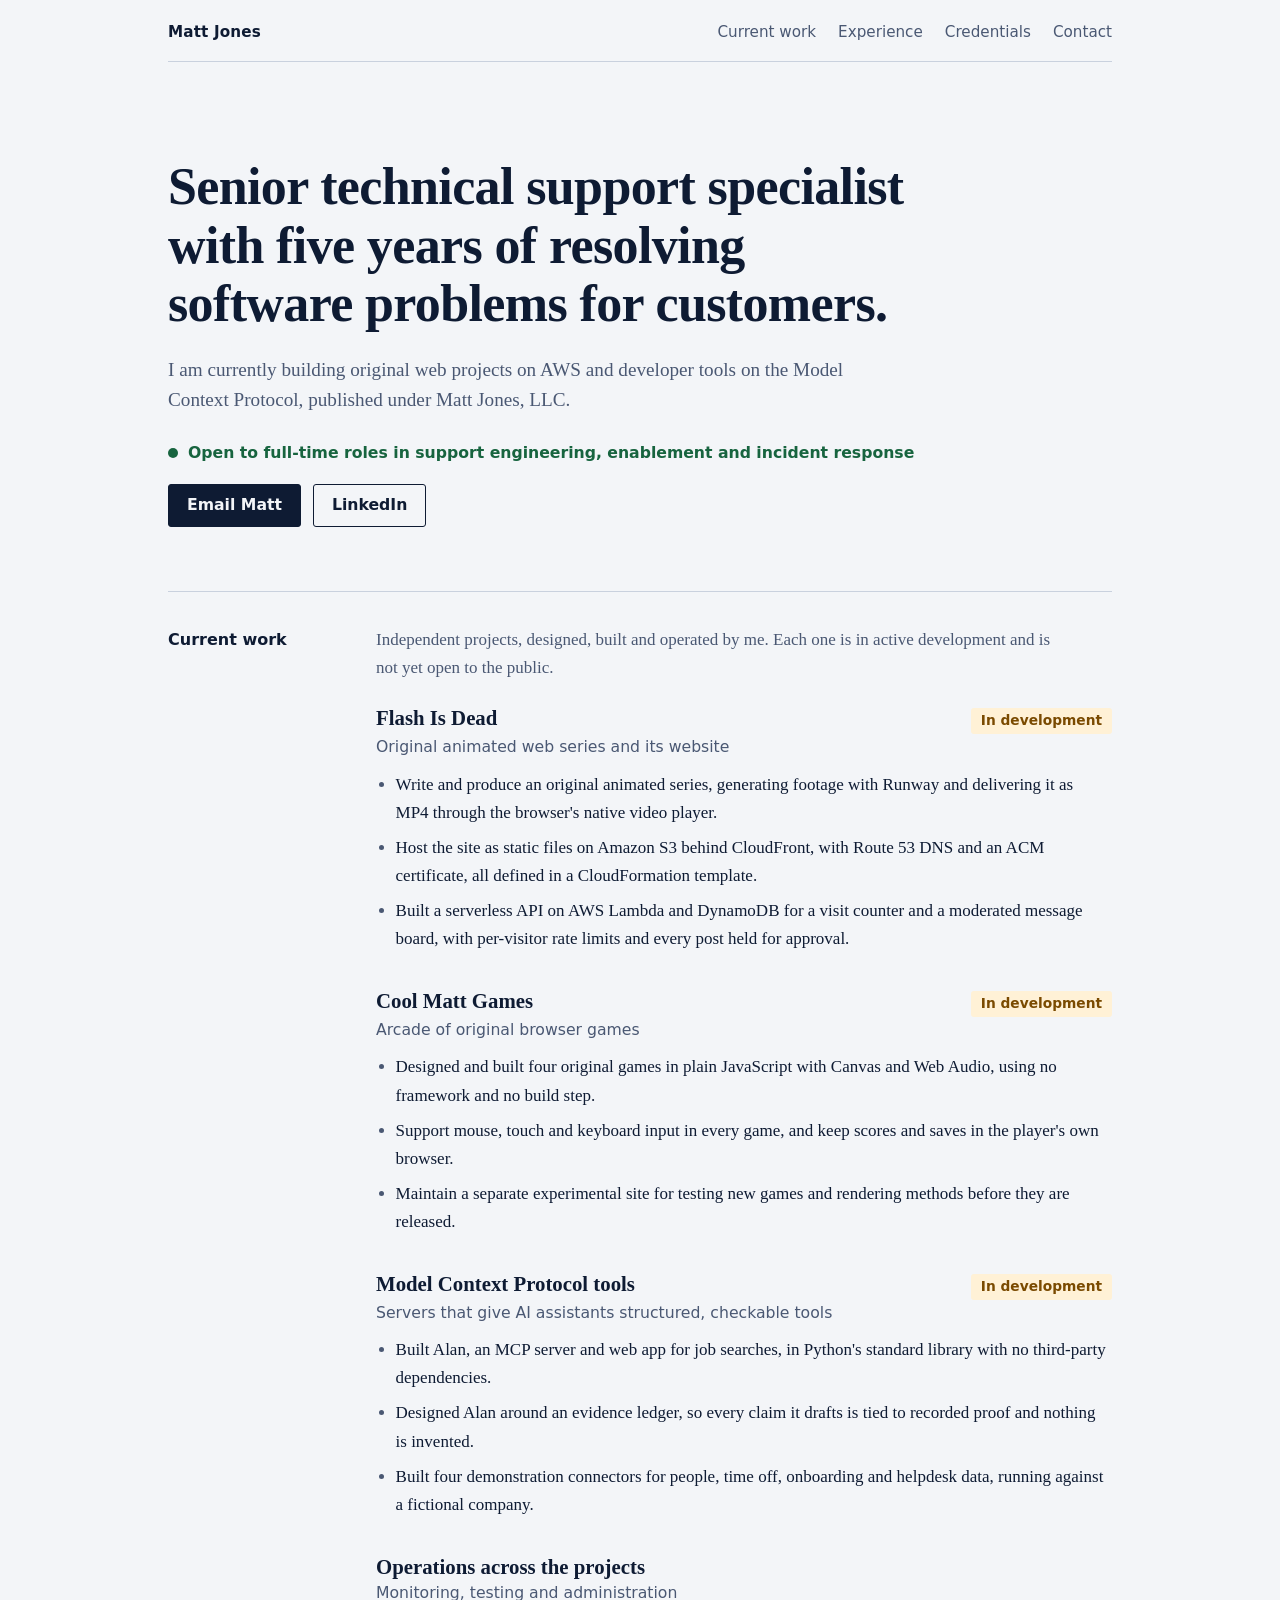
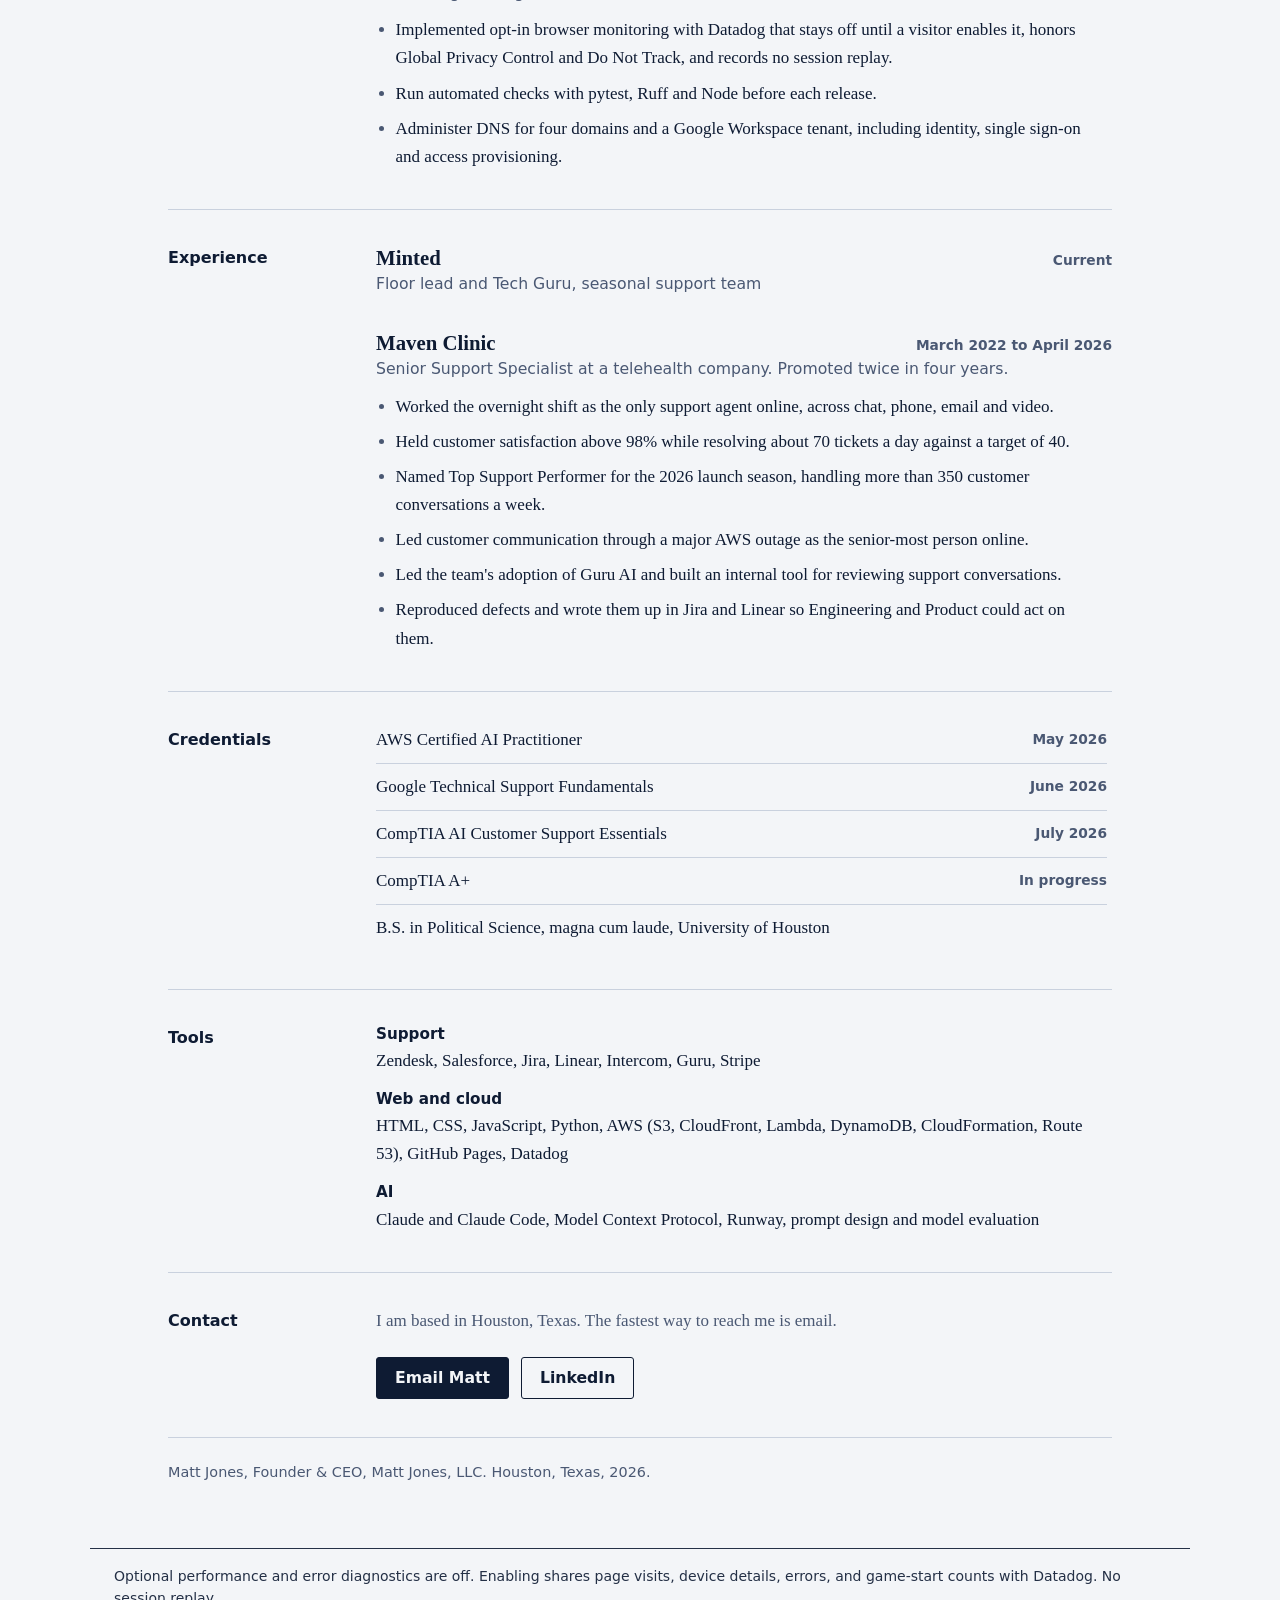
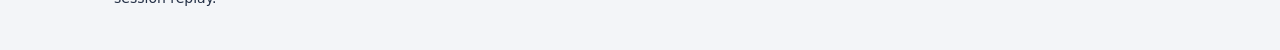
<file: index.html>
<!doctype html>
<html lang="en">
<head>
<meta charset="utf-8">
<meta name="viewport" content="width=device-width, initial-scale=1, viewport-fit=cover">
<title>Matt Jones | Technical support and current work</title>
<meta name="description" content="Matt Jones is a senior technical support specialist in Houston, Texas, with five years in customer-facing software support. This page describes his current independent work on AWS, the web and the Model Context Protocol.">
<meta name="theme-color" content="#f3f5f8" media="(prefers-color-scheme: light)">
<meta name="theme-color" content="#0c1424" media="(prefers-color-scheme: dark)">
<meta property="og:title" content="Matt Jones | Technical support and current work">
<meta property="og:description" content="Senior technical support specialist. Current independent work on AWS, the web and the Model Context Protocol.">
<meta property="og:type" content="profile">
<meta property="og:url" content="https://matt-jones.org/">
<link rel="canonical" href="https://matt-jones.org/">
<link rel="icon" href="/favicon.ico?v=20261124d" sizes="16x16 32x32 48x48">
<link rel="icon" type="image/png" sizes="16x16" href="/favicon-16x16.png?v=20261124d">
<link rel="icon" type="image/png" sizes="32x32" href="/favicon-32x32.png?v=20261124d">
<link rel="stylesheet" href="/assets/main.css">
<script defer src="/assets/monitoring-config.js"></script>
<script defer src="/assets/monitoring.js"></script>
</head>
<body>
<a class="skip" href="#main">Skip to content</a>

<div class="wrap">
  <header class="top">
    <a class="name" href="/">Matt Jones</a>
    <nav aria-label="Sections">
      <a href="#work">Current work</a>
      <a href="#experience">Experience</a>
      <a href="#credentials">Credentials</a>
      <a href="#contact">Contact</a>
    </nav>
  </header>

  <main id="main">
    <section class="lead" aria-labelledby="lead-title">
      <h1 id="lead-title">Senior technical support specialist with five years of resolving software problems for customers.</h1>
      <p class="now">I am currently building original web projects on AWS and developer tools on the Model Context Protocol, published under Matt Jones, LLC.</p>
      <p class="open">Open to full-time roles in support engineering, enablement and incident response</p>
      <div class="actions">
        <a class="btn primary" href="mailto:matt@matt-jones.org">Email Matt</a>
        <a class="btn" href="https://www.linkedin.com/in/mattjoneshtx" rel="noopener">LinkedIn</a>
      </div>
    </section>

    <section class="row" id="work" aria-labelledby="work-title">
      <h2 id="work-title">Current work</h2>
      <div>
        <p class="note">Independent projects, designed, built and operated by me. Each one is in active development and is not yet open to the public.</p>

        <article class="entry" id="flash-is-dead">
          <div class="entry-head">
            <h3>Flash Is Dead</h3>
            <span class="status">In development</span>
          </div>
          <p class="what">Original animated web series and its website</p>
          <ul>
            <li>Write and produce an original animated series, generating footage with Runway and delivering it as MP4 through the browser's native video player.</li>
            <li>Host the site as static files on Amazon S3 behind CloudFront, with Route 53 DNS and an ACM certificate, all defined in a CloudFormation template.</li>
            <li>Built a serverless API on AWS Lambda and DynamoDB for a visit counter and a moderated message board, with per-visitor rate limits and every post held for approval.</li>
          </ul>
        </article>

        <article class="entry" id="games">
          <div class="entry-head">
            <h3>Cool Matt Games</h3>
            <span class="status">In development</span>
          </div>
          <p class="what">Arcade of original browser games</p>
          <ul>
            <li>Designed and built four original games in plain JavaScript with Canvas and Web Audio, using no framework and no build step.</li>
            <li>Support mouse, touch and keyboard input in every game, and keep scores and saves in the player's own browser.</li>
            <li>Maintain a separate experimental site for testing new games and rendering methods before they are released.</li>
          </ul>
        </article>

        <article class="entry" id="mcp">
          <div class="entry-head">
            <h3>Model Context Protocol tools</h3>
            <span class="status">In development</span>
          </div>
          <p class="what">Servers that give AI assistants structured, checkable tools</p>
          <ul>
            <li>Built Alan, an MCP server and web app for job searches, in Python's standard library with no third-party dependencies.</li>
            <li>Designed Alan around an evidence ledger, so every claim it drafts is tied to recorded proof and nothing is invented.</li>
            <li>Built four demonstration connectors for people, time off, onboarding and helpdesk data, running against a fictional company.</li>
          </ul>
        </article>

        <article class="entry" id="stack">
          <div class="entry-head">
            <h3>Operations across the projects</h3>
          </div>
          <p class="what">Monitoring, testing and administration</p>
          <ul>
            <li>Implemented opt-in browser monitoring with Datadog that stays off until a visitor enables it, honors Global Privacy Control and Do Not Track, and records no session replay.</li>
            <li>Run automated checks with pytest, Ruff and Node before each release.</li>
            <li>Administer DNS for four domains and a Google Workspace tenant, including identity, single sign-on and access provisioning.</li>
          </ul>
        </article>
      </div>
    </section>

    <section class="row" id="experience" aria-labelledby="experience-title">
      <h2 id="experience-title">Experience</h2>
      <div>
        <article class="entry">
          <div class="entry-head">
            <h3>Minted</h3>
            <span class="dates">Current</span>
          </div>
          <p class="what">Floor lead and Tech Guru, seasonal support team</p>
        </article>

        <article class="entry">
          <div class="entry-head">
            <h3>Maven Clinic</h3>
            <span class="dates">March 2022 to April 2026</span>
          </div>
          <p class="what">Senior Support Specialist at a telehealth company. Promoted twice in four years.</p>
          <ul>
            <li>Worked the overnight shift as the only support agent online, across chat, phone, email and video.</li>
            <li>Held customer satisfaction above 98% while resolving about 70 tickets a day against a target of 40.</li>
            <li>Named Top Support Performer for the 2026 launch season, handling more than 350 customer conversations a week.</li>
            <li>Led customer communication through a major AWS outage as the senior-most person online.</li>
            <li>Led the team's adoption of Guru AI and built an internal tool for reviewing support conversations.</li>
            <li>Reproduced defects and wrote them up in Jira and Linear so Engineering and Product could act on them.</li>
          </ul>
        </article>
      </div>
    </section>

    <section class="row" id="credentials" aria-labelledby="credentials-title">
      <h2 id="credentials-title">Credentials</h2>
      <ul class="plain">
        <li><span>AWS Certified AI Practitioner</span><span class="dates">May 2026</span></li>
        <li><span>Google Technical Support Fundamentals</span><span class="dates">June 2026</span></li>
        <li><span>CompTIA AI Customer Support Essentials</span><span class="dates">July 2026</span></li>
        <li><span>CompTIA A+</span><span class="dates">In progress</span></li>
        <li><span>B.S. in Political Science, magna cum laude, University of Houston</span></li>
      </ul>
    </section>

    <section class="row" id="tools" aria-labelledby="tools-title">
      <h2 id="tools-title">Tools</h2>
      <dl class="tools">
        <dt>Support</dt>
        <dd>Zendesk, Salesforce, Jira, Linear, Intercom, Guru, Stripe</dd>
        <dt>Web and cloud</dt>
        <dd>HTML, CSS, JavaScript, Python, AWS (S3, CloudFront, Lambda, DynamoDB, CloudFormation, Route 53), GitHub Pages, Datadog</dd>
        <dt>AI</dt>
        <dd>Claude and Claude Code, Model Context Protocol, Runway, prompt design and model evaluation</dd>
      </dl>
    </section>

    <section class="row" id="contact" aria-labelledby="contact-title">
      <h2 id="contact-title">Contact</h2>
      <div>
        <p class="note">I am based in Houston, Texas. The fastest way to reach me is email.</p>
        <div class="actions">
          <a class="btn primary" href="mailto:matt@matt-jones.org">Email Matt</a>
          <a class="btn" href="https://www.linkedin.com/in/mattjoneshtx" rel="noopener">LinkedIn</a>
        </div>
      </div>
    </section>
  </main>

  <footer class="foot">
    <p>Matt Jones, Founder &amp; CEO, Matt Jones, LLC. Houston, Texas, 2026.</p>
  </footer>
</div>
</body>
</html>
</file>
<file: assets/main.css>
/* matt-jones.org: one stylesheet, no web fonts, no images.
   Charter carries the reading text; Avenir Next carries labels, dates and navigation. */

:root {
  --paper: #f3f5f8;
  --ink: #0e1b33;
  --muted: #4a5873;
  --rule: #c9d1de;
  --link: #1f4fa3;
  --dev-ink: #7a4a00;
  --dev-fill: #fff1d6;
  --open: #17643f;
  --serif: Charter, "Bitstream Charter", "Sitka Text", Cambria, Georgia, serif;
  --sans: "Avenir Next", Avenir, "Segoe UI", system-ui, sans-serif;
  color-scheme: light dark;
}

@media (prefers-color-scheme: dark) {
  :root {
    --paper: #0c1424;
    --ink: #e6ecf5;
    --muted: #9fb0cc;
    --rule: #26344f;
    --link: #8fb4f5;
    --dev-ink: #f0c674;
    --dev-fill: #3a2c0c;
    --open: #7fd4a6;
  }
}

* { box-sizing: border-box; }

html { -webkit-text-size-adjust: 100%; }

body {
  margin: 0;
  background: var(--paper);
  color: var(--ink);
  font: 1.0625rem/1.65 var(--serif);
}

a { color: var(--link); text-underline-offset: .18em; }
a:hover { text-decoration-thickness: 2px; }
:focus-visible { outline: 3px solid var(--link); outline-offset: 3px; border-radius: 2px; }

.skip { position: absolute; left: -999px; }
.skip:focus { left: 16px; top: 12px; background: var(--paper); padding: 6px 10px; }

.wrap { max-width: 62rem; margin: 0 auto; padding: 0 24px; }

/* Top bar */
.top {
  display: flex; flex-wrap: wrap; align-items: baseline; justify-content: space-between; gap: 8px 24px;
  padding: 22px 0 18px; border-bottom: 1px solid var(--rule);
  font: 500 .95rem/1.4 var(--sans);
}
.top .name { font-weight: 700; color: var(--ink); text-decoration: none; letter-spacing: .01em; }
.top nav { display: flex; flex-wrap: wrap; gap: 4px 22px; }
.top nav a { color: var(--muted); text-decoration: none; }
.top nav a:hover { color: var(--ink); text-decoration: underline; }

/* Opening statement */
.lead { padding: clamp(40px, 9vw, 96px) 0 clamp(32px, 6vw, 64px); }
.lead h1 {
  margin: 0; max-width: 21em;
  font: 700 clamp(1.9rem, 4.6vw, 3.25rem)/1.12 var(--serif);
  letter-spacing: -.012em; text-wrap: balance;
}
.lead .now { margin: 22px 0 0; max-width: 38em; font-size: 1.2rem; line-height: 1.55; color: var(--muted); }
.lead .open {
  display: flex; align-items: center; gap: 10px; margin: 28px 0 0;
  font: 600 .98rem/1.4 var(--sans); color: var(--open);
}
.lead .open::before { content: ""; flex: none; width: 10px; height: 10px; border-radius: 50%; background: currentColor; }

.actions { display: flex; flex-wrap: wrap; gap: 12px; margin-top: 20px; }
.btn {
  display: inline-block; padding: 10px 18px; border: 1.5px solid var(--ink); border-radius: 3px;
  font: 600 .98rem/1.3 var(--sans); text-decoration: none; color: var(--ink);
}
.btn.primary { background: var(--ink); color: var(--paper); }
.btn:hover { border-color: var(--link); }
.btn.primary:hover { background: var(--link); }

/* The ledger: section name on the left, entries on the right */
.row { display: grid; grid-template-columns: 11rem minmax(0, 1fr); gap: 0 32px; padding: 34px 0 38px; border-top: 1px solid var(--rule); }
.row > h2 { margin: 3px 0 0; font: 700 1rem/1.4 var(--sans); }
.row .note { margin: 0 0 22px; max-width: 40em; color: var(--muted); }

.entry + .entry { margin-top: 34px; }
.entry-head { display: flex; flex-wrap: wrap; align-items: baseline; justify-content: space-between; gap: 6px 16px; }
.entry h3 { margin: 0; font: 700 1.3rem/1.3 var(--serif); }
.entry .what { margin: 2px 0 0; font: 500 .98rem/1.45 var(--sans); color: var(--muted); }
.entry ul { margin: 12px 0 0; padding-left: 1.15em; max-width: 43em; }
.entry li { margin-top: 7px; }
.entry li::marker { color: var(--muted); }

.status, .dates { flex: none; font: 600 .86rem/1.3 var(--sans); white-space: nowrap; }
.status { padding: 4px 10px; border-radius: 3px; background: var(--dev-fill); color: var(--dev-ink); }
.dates { color: var(--muted); }

.plain { margin: 0; padding: 0; list-style: none; max-width: 43em; }
.plain li { display: flex; flex-wrap: wrap; justify-content: space-between; gap: 2px 16px; padding: 9px 0; border-top: 1px solid var(--rule); }
.plain li:first-child { border-top: 0; padding-top: 0; }
.plain .dates { align-self: center; }

.tools { margin: 0; max-width: 43em; }
.tools dt { font: 700 .95rem/1.4 var(--sans); margin-top: 14px; }
.tools dt:first-child { margin-top: 0; }
.tools dd { margin: 2px 0 0; }

.foot { padding: 24px 0 40px; border-top: 1px solid var(--rule); font: 500 .9rem/1.5 var(--sans); color: var(--muted); }
.foot p { margin: 0; }

@media (max-width: 720px) {
  .row { grid-template-columns: 1fr; padding: 28px 0 32px; }
  .row > h2 { margin-bottom: 16px; }
  .wrap { padding: 0 16px; }
}

@media print {
  body { background: #fff; color: #000; font-size: 10.5pt; }
  .top nav, .actions, .skip, [aria-label="Site diagnostics"] { display: none !important; }
  .lead { padding: 18pt 0 12pt; }
  .lead h1 { font-size: 20pt; }
  .row { padding: 12pt 0; break-inside: avoid-page; }
  .status { background: none; padding: 0; color: #000; }
}
</file>
